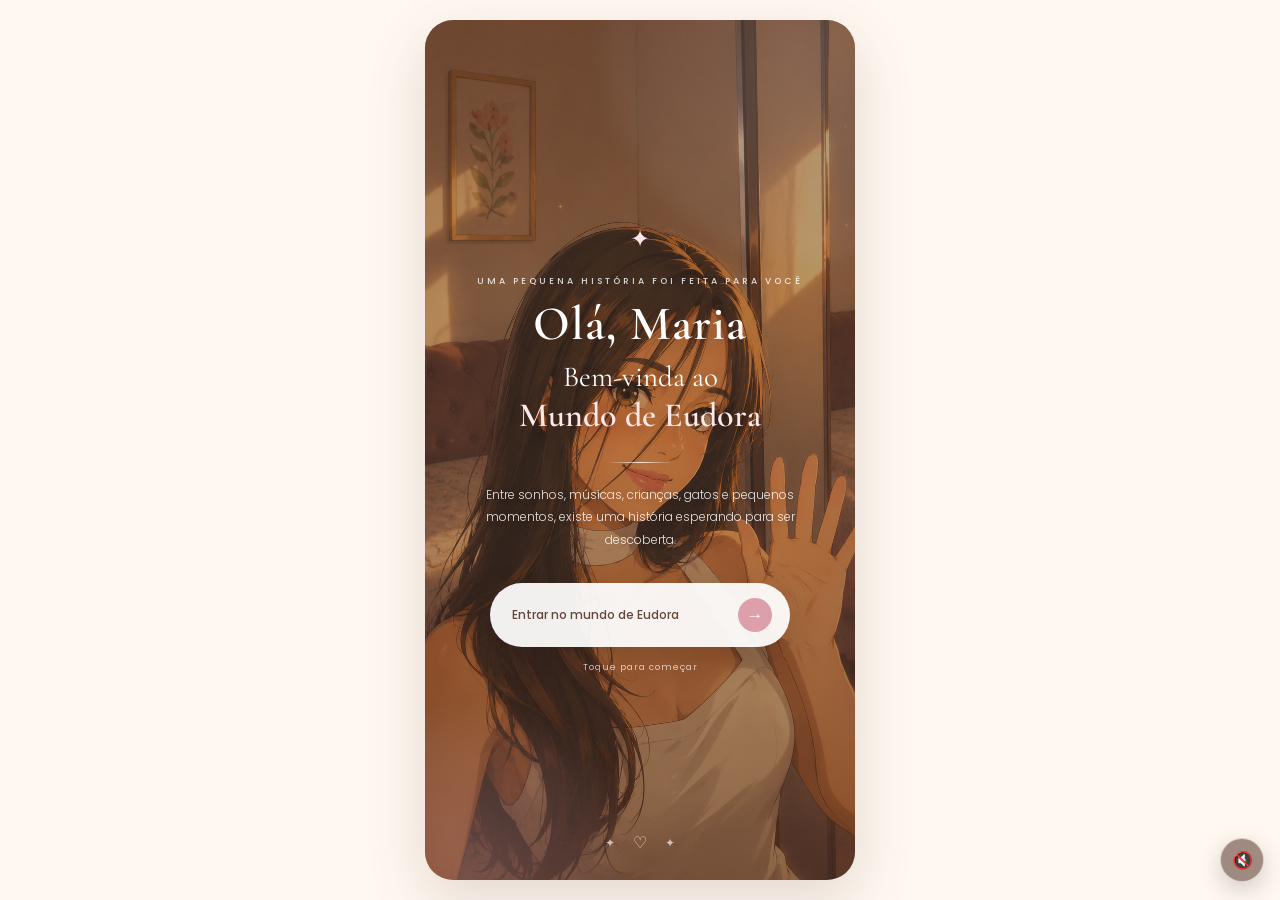
<file: index.html>
<!DOCTYPE html>
<html lang="pt-BR">
<head>
    <meta charset="UTF-8">
    <meta
        name="viewport"
        content="width=device-width, initial-scale=1.0"
    >

    <title>Bem-vinda ao Mundo de Eudora</title>
    <link rel="shortcut icon" href="imagens/dudisFav.png" type="image/x-icon">
    <link rel="stylesheet" href="style.css">

    <link rel="preconnect" href="https://fonts.googleapis.com">
    <link rel="preconnect" href="https://fonts.gstatic.com" crossorigin>

    <link
        href="https://fonts.googleapis.com/css2?family=Cormorant+Garamond:wght@400;500;600;700&family=Poppins:wght@300;400;500;600&display=swap"
        rel="stylesheet"
    >
</head>

<body>

    <audio id="backgroundMusic" loop preload="auto">
        <source src="musicas/musica.mp3" type="audio/mpeg">
    </audio>

    <button
        id="musicButton"
        class="music-button"
        type="button"
        aria-label="Ativar música"
    >🔇</button>


    <main class="welcome-page">

        <!--
            IMAGEM DE FUNDO

            Depois coloque sua imagem nesta pasta:

            images/fundo-inicial.jpg

            Você pode trocar o nome no CSS.
        -->

        <div class="welcome-overlay"></div>


        <!-- CONTEÚDO -->
        <section class="welcome-content">

            <div class="welcome-decoration">
                ✦
            </div>

            <p class="welcome-small">
                UMA PEQUENA HISTÓRIA FOI FEITA PARA VOCÊ
            </p>


            <h1>
                Olá, Maria
            </h1>

            <h2>
                Bem-vinda ao
                <br>
                <span>Mundo de Eudora</span>
            </h2>


            <div class="welcome-line"></div>


            <p class="welcome-text">
                Entre sonhos, músicas, crianças,
                gatos e pequenos momentos,
                existe uma história esperando
                para ser descoberta.
            </p>


            <!-- BOTÃO -->
            <a
                href="capitulo1.html"
                class="enter-button"
            >
                <span>
                    Entrar no mundo de Eudora
                </span>

                <strong>
                    →
                </strong>
            </a>


            <p class="welcome-hint">
                Toque para começar
            </p>

        </section>


        <!-- DECORAÇÃO INFERIOR -->
        <div class="bottom-decoration">

            <span>✦</span>

            <span>♡</span>

            <span>✦</span>

        </div>

    </main>

    <script src="script.js"></script>

</body>
</html>
</file>
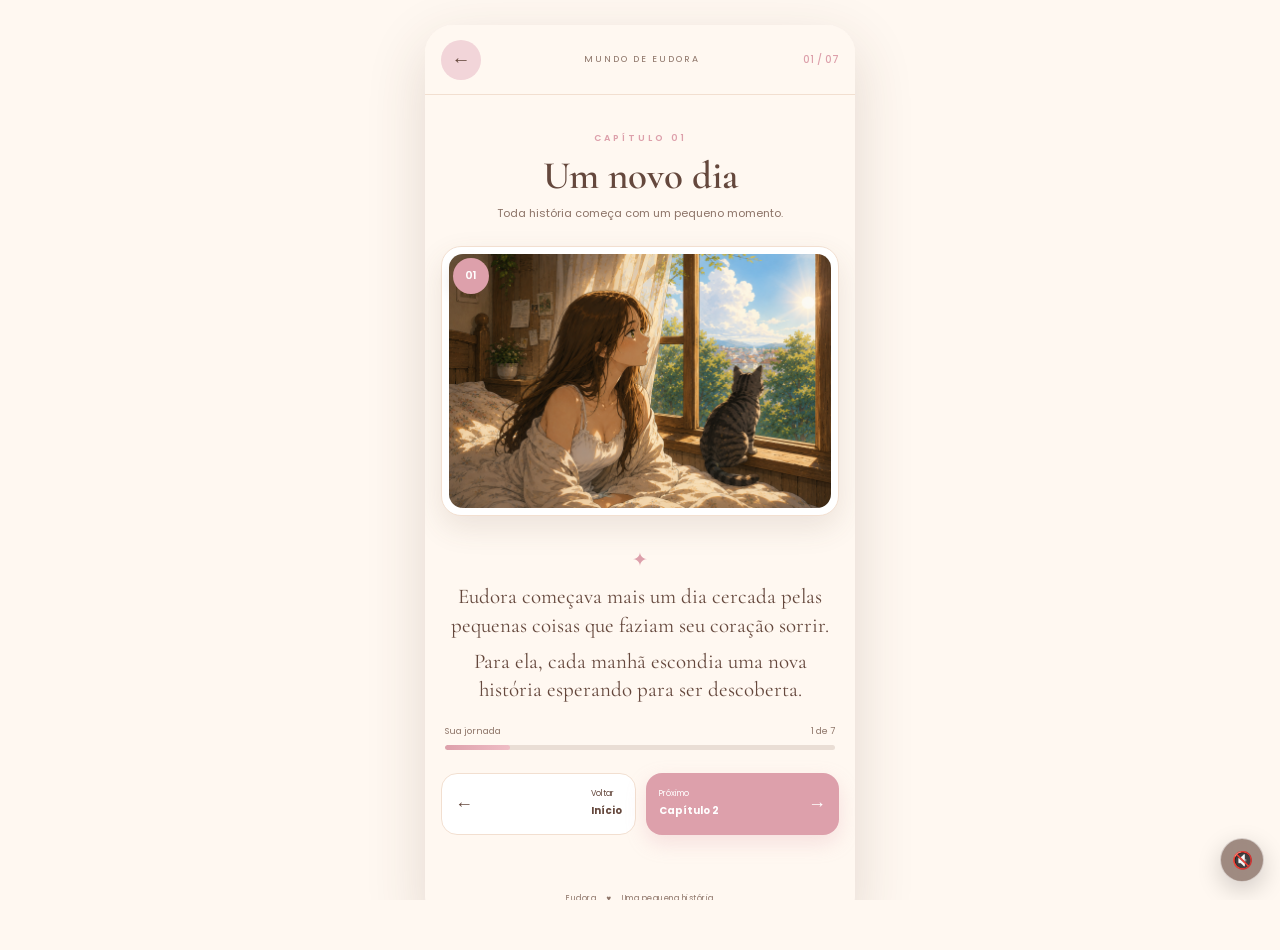
<file: capitulo1.html>
<!DOCTYPE html>
<html lang="pt-BR">
    <link rel="shortcut icon" href="imagens/dudisFav.png" type="image/x-icon">

<head>

    <meta charset="UTF-8">

    <meta
        name="viewport"
        content="width=device-width, initial-scale=1.0"
    >

    <title>Capítulo 1 — Eudora</title>

    <link
        rel="stylesheet"
        href="style.css"
    >

    <link
        rel="preconnect"
        href="https://fonts.googleapis.com"
    >

    <link
        rel="preconnect"
        href="https://fonts.gstatic.com"
        crossorigin
    >

    <link
        href="https://fonts.googleapis.com/css2?family=Cormorant+Garamond:wght@400;500;600;700&family=Poppins:wght@300;400;500;600&display=swap"
        rel="stylesheet"
    >


</head>


<body>

    <audio id="backgroundMusic" loop preload="auto">
        <source src="musicas/musica.mp3" type="audio/mpeg">
    </audio>

    <button
        id="musicButton"
        class="music-button"
        type="button"
        aria-label="Ativar música"
    >🔇</button>

<main class="chapter-page">


        <!-- =========================================
             CABEÇALHO
        ========================================== -->

        <header class="chapter-header">

            <a
                href="index.html"
                class="back-home"
                aria-label="Voltar para o início"
            >
                ←
            </a>


            <div class="chapter-brand">

                <span>
                    MUNDO DE EUDORA
                </span>

            </div>


            <div class="chapter-number">

                01 / 07

            </div>

        </header>



        <!-- =========================================
             TÍTULO
        ========================================== -->

        <section class="chapter-intro">

            <span class="chapter-label">
                CAPÍTULO 01
            </span>


            <h1>
                Um novo dia
            </h1>


            <p>
                Toda história começa com
                um pequeno momento.
            </p>

        </section>



        <!-- =========================================
             QUADRINHO
        ========================================== -->

        <section class="comic-container">


            <div class="comic-frame">

                <!--
                    COLOQUE A IMAGEM AQUI

                    images/quadrinho1.png
                -->

                <img
                    src="imagens/janela.png"
                    alt="Primeiro quadrinho da história de Eudora"
                    class="comic-image"
                >

            </div>


            <!-- Número do quadrinho -->

            <div class="comic-number">
                01
            </div>


        </section>



        <!-- =========================================
             TEXTO DA HISTÓRIA
        ========================================== -->

        <section class="chapter-text">

            <div class="decorative-line">
                ✦
            </div>


            <p>
                Eudora começava mais um dia
                cercada pelas pequenas coisas
                que faziam seu coração sorrir.
            </p>


            <p>
                Para ela, cada manhã escondia
                uma nova história esperando
                para ser descoberta.
            </p>

        </section>



        <!-- =========================================
             PROGRESSO
        ========================================== -->

        <section class="story-progress">

            <div class="progress-info">

                <span>
                    Sua jornada
                </span>

                <span>
                    1 de 7
                </span>

            </div>


            <div class="progress-bar">

                <div
                    class="progress-fill"
                    style="width: 16.66%;"
                ></div>

            </div>

        </section>



        <!-- =========================================
             NAVEGAÇÃO
        ========================================== -->

        <section class="chapter-navigation">


            <!-- VOLTAR -->

            <a
                href="index.html"
                class="chapter-button secondary"
            >

                <span>
                    ←
                </span>

                <div>

                    <small>
                        Voltar
                    </small>

                    <strong>
                        Início
                    </strong>

                </div>

            </a>



            <!-- AVANÇAR -->

            <a
                href="capitulo2.html"
                class="chapter-button primary"
            >

                <div>

                    <small>
                        Próximo
                    </small>

                    <strong>
                        Capítulo 2
                    </strong>

                </div>

                <span>
                    →
                </span>

            </a>


        </section>



        <!-- =========================================
             RODAPÉ
        ========================================== -->

        <footer class="chapter-footer">

            <span>
                Eudora
            </span>

            <span>
                ♥
            </span>

            <span>
                Uma pequena história
            </span>

        </footer>


    </main>


    <!-- =========================================
         JAVASCRIPT
    ========================================== -->
    <script src="script.js"></script>

</body>

</html>
</file>
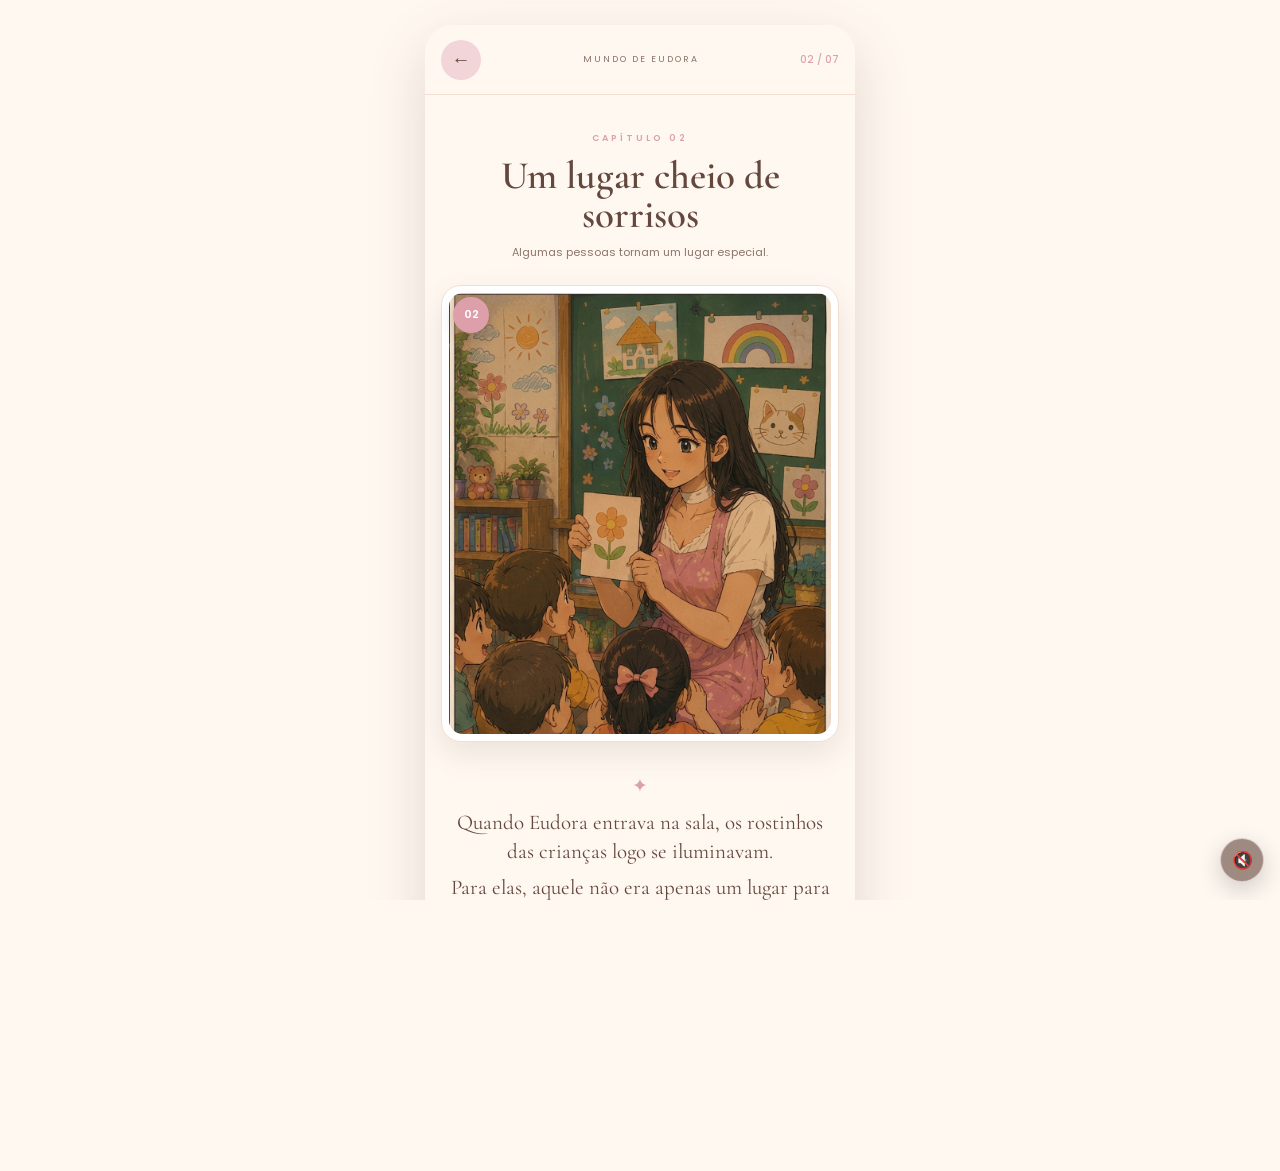
<file: capitulo2.html>
<!DOCTYPE html>
<html lang="pt-BR">
    <link rel="shortcut icon" href="imagens/dudisFav.png" type="image/x-icon">

<head>

    <meta charset="UTF-8">

    <meta
        name="viewport"
        content="width=device-width, initial-scale=1.0"
    >

    <title>Capítulo 2 — Um lugar cheio de sorrisos</title>

    <link
        rel="stylesheet"
        href="style.css"
    >

    <link
        rel="preconnect"
        href="https://fonts.googleapis.com"
    >

    <link
        rel="preconnect"
        href="https://fonts.gstatic.com"
        crossorigin
    >

    <link
        href="https://fonts.googleapis.com/css2?family=Cormorant+Garamond:wght@400;500;600;700&family=Poppins:wght@300;400;500;600&display=swap"
        rel="stylesheet"
    >

</head>


<body>

    <audio id="backgroundMusic" loop preload="auto">
        <source src="musicas/musica.mp3" type="audio/mpeg">
    </audio>

    <button
        id="musicButton"
        class="music-button"
        type="button"
        aria-label="Ativar música"
    >🔇</button>


    <main class="chapter-page">


        <!-- =========================================
             CABEÇALHO
        ========================================== -->

        <header class="chapter-header">

            <a
                href="capitulo1.html"
                class="back-home"
                aria-label="Voltar ao capítulo anterior"
            >
                ←
            </a>


            <div class="chapter-brand">

                <span>
                    MUNDO DE EUDORA
                </span>

            </div>


            <div class="chapter-number">

                02 / 07

            </div>

        </header>



        <!-- =========================================
             TÍTULO
        ========================================== -->

        <section class="chapter-intro">

            <span class="chapter-label">
                CAPÍTULO 02
            </span>


            <h1>
                Um lugar cheio de sorrisos
            </h1>


            <p>
                Algumas pessoas tornam
                um lugar especial.
            </p>

        </section>



        <!-- =========================================
             QUADRINHO
        ========================================== -->

        <section class="comic-container">

            <div class="comic-frame">

                <img
                    src="imagens/proff.jpg"
                    alt="Segundo quadrinho da história de Eudora"
                    class="comic-image"
                >

            </div>


            <div class="comic-number">
                02
            </div>

        </section>



        <!-- =========================================
             TEXTO
        ========================================== -->

        <section class="chapter-text">

            <div class="decorative-line">
                ✦
            </div>


            <p>
                Quando Eudora entrava na sala,
                os rostinhos das crianças
                logo se iluminavam.
            </p>


            <p>
                Para elas, aquele não era
                apenas um lugar para aprender.
                Era um lugar para imaginar,
                brincar e descobrir o mundo.
            </p>

        </section>



        <!-- =========================================
             PROGRESSO
        ========================================== -->

        <section class="story-progress">

            <div class="progress-info">

                <span>
                    Sua jornada
                </span>

                <span>
                    2 de 7
                </span>

            </div>


            <div class="progress-bar">

                <div
                    class="progress-fill"
                    style="width: 33.33%;"
                ></div>

            </div>

        </section>



        <!-- =========================================
             NAVEGAÇÃO
        ========================================== -->

        <section class="chapter-navigation">


            <!-- VOLTAR -->

            <a
                href="capitulo1.html"
                class="chapter-button secondary"
            >

                <span>
                    ←
                </span>


                <div>

                    <small>
                        Anterior
                    </small>

                    <strong>
                        Capítulo 1
                    </strong>

                </div>

            </a>



            <!-- AVANÇAR -->

            <a
                href="capitulo3.html"
                class="chapter-button primary"
            >

                <div>

                    <small>
                        Próximo
                    </small>

                    <strong>
                        Capítulo 3
                    </strong>

                </div>


                <span>
                    →
                </span>

            </a>


        </section>



        <!-- =========================================
             RODAPÉ
        ========================================== -->

        <footer class="chapter-footer">

            <span>
                Eudora
            </span>

            <span>
                ♥
            </span>

            <span>
                Uma pequena história
            </span>

        </footer>


    </main>


    <!-- =========================================
         JAVASCRIPT
    ========================================== -->
    <script src="script.js"></script>

</body>

</html>
</file>
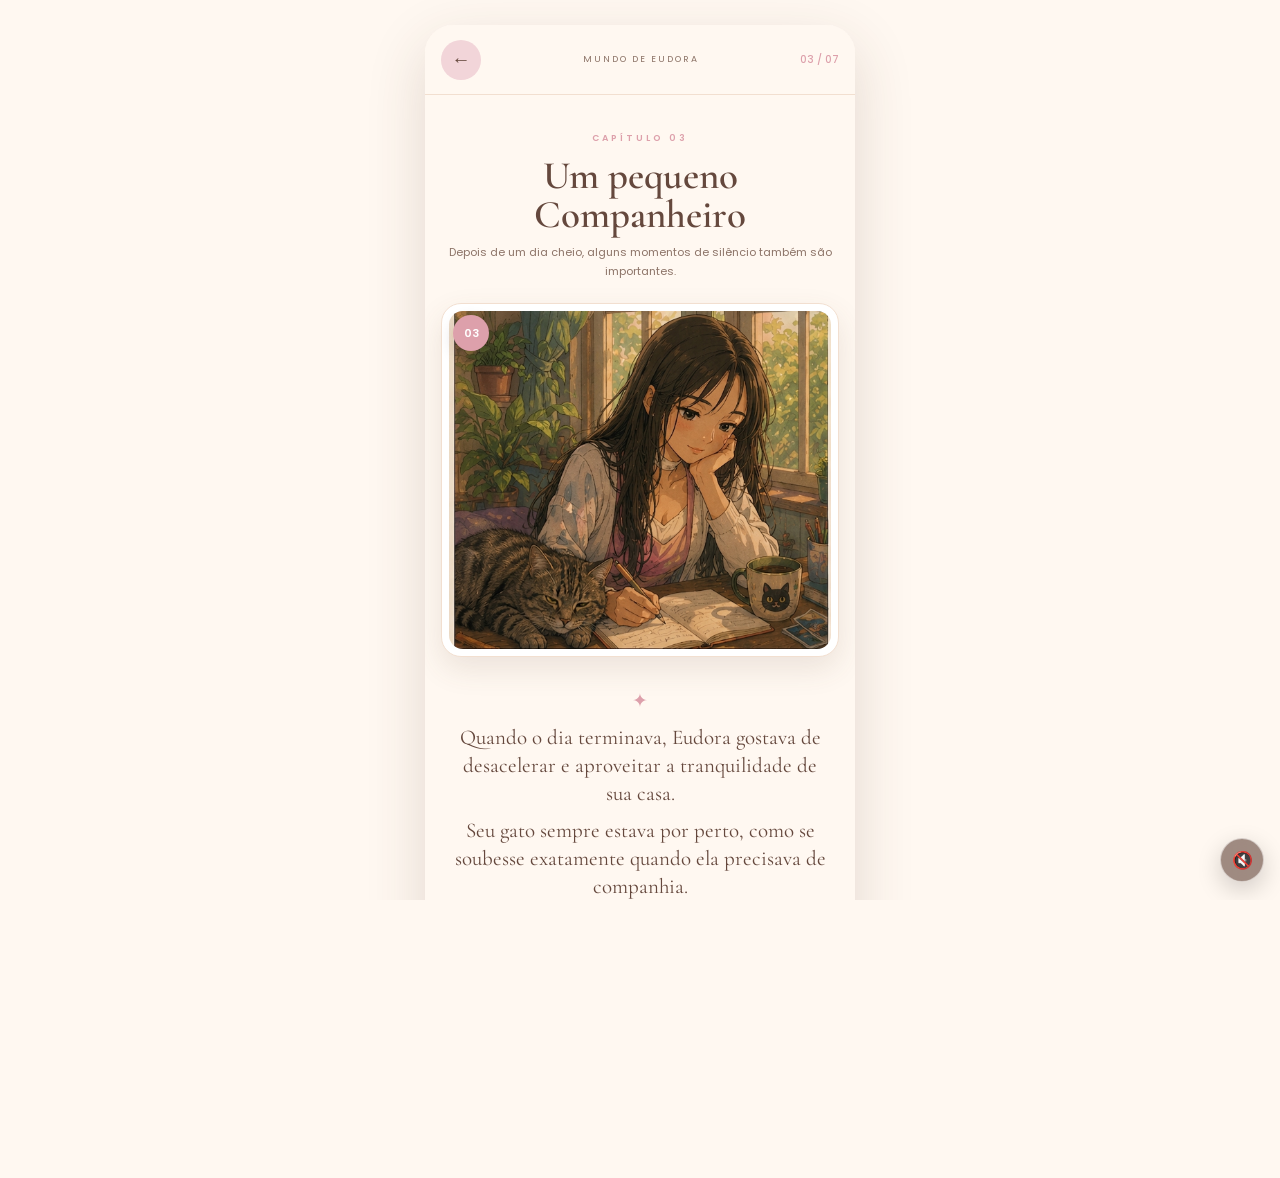
<file: capitulo3.html>
<!DOCTYPE html>
<html lang="pt-BR">
<link rel="shortcut icon" href="imagens/dudisFav.png" type="image/x-icon">
<head>

    <meta charset="UTF-8">

    <meta
        name="viewport"
        content="width=device-width, initial-scale=1.0"
    >

    <title>Capítulo 3 — Um pequeno refúgio</title>

    <link
        rel="stylesheet"
        href="style.css"
    >

    <link
        rel="preconnect"
        href="https://fonts.googleapis.com"
    >

    <link
        rel="preconnect"
        href="https://fonts.gstatic.com"
        crossorigin
    >

    <link
        href="https://fonts.googleapis.com/css2?family=Cormorant+Garamond:wght@400;500;600;700&family=Poppins:wght@300;400;500;600&display=swap"
        rel="stylesheet"
    >

</head>


<body>

    <audio id="backgroundMusic" loop preload="auto">
        <source src="musicas/musica.mp3" type="audio/mpeg">
    </audio>

    <button
        id="musicButton"
        class="music-button"
        type="button"
        aria-label="Ativar música"
    >🔇</button>


    <main class="chapter-page">


        <!-- =========================================
             CABEÇALHO
        ========================================== -->

        <header class="chapter-header">

            <a
                href="capitulo2.html"
                class="back-home"
                aria-label="Voltar ao capítulo anterior"
            >
                ←
            </a>


            <div class="chapter-brand">

                <span>
                    MUNDO DE EUDORA
                </span>

            </div>


            <div class="chapter-number">

                03 / 07

            </div>

        </header>



        <!-- =========================================
             TÍTULO
        ========================================== -->

        <section class="chapter-intro">

            <span class="chapter-label">
                CAPÍTULO 03
            </span>


            <h1>
                Um pequeno Companheiro
            </h1>


            <p>
                Depois de um dia cheio,
                alguns momentos de silêncio
                também são importantes.
            </p>

        </section>



        <!-- =========================================
             QUADRINHO
        ========================================== -->

        <section class="comic-container">

            <div class="comic-frame">

                <img
                    src="imagens/elaegato.jpg"
                    alt="Terceiro quadrinho da história de Eudora"
                    class="comic-image"
                >

            </div>


            <div class="comic-number">
                03
            </div>

        </section>



        <!-- =========================================
             TEXTO DA HISTÓRIA
        ========================================== -->

        <section class="chapter-text">

            <div class="decorative-line">
                ✦
            </div>


            <p>
                Quando o dia terminava,
                Eudora gostava de desacelerar
                e aproveitar a tranquilidade
                de sua casa.
            </p>


            <p>
                Seu gato sempre estava por perto,
                como se soubesse exatamente
                quando ela precisava de companhia.
            </p>


            <p>
                Não era preciso dizer nada.
                Às vezes, estar juntos já bastava.
            </p>

        </section>



        <!-- =========================================
             PROGRESSO
        ========================================== -->

        <section class="story-progress">

            <div class="progress-info">

                <span>
                    Sua jornada
                </span>

                <span>
                    3 de 7
                </span>

            </div>


            <div class="progress-bar">

                <div
                    class="progress-fill"
                    style="width: 50%;"
                ></div>

            </div>

        </section>



        <!-- =========================================
             NAVEGAÇÃO
        ========================================== -->

        <section class="chapter-navigation">


            <!-- VOLTAR -->

            <a
                href="capitulo2.html"
                class="chapter-button secondary"
            >

                <span>
                    ←
                </span>


                <div>

                    <small>
                        Anterior
                    </small>

                    <strong>
                        Capítulo 2
                    </strong>

                </div>

            </a>



            <!-- AVANÇAR -->

            <a
                href="capitulo4.html"
                class="chapter-button primary"
            >

                <div>

                    <small>
                        Próximo
                    </small>

                    <strong>
                        Capítulo 4
                    </strong>

                </div>


                <span>
                    →
                </span>

            </a>


        </section>



        <!-- =========================================
             RODAPÉ
        ========================================== -->

        <footer class="chapter-footer">

            <span>
                Eudora
            </span>

            <span>
                ♥
            </span>

            <span>
                Uma pequena história
            </span>

        </footer>


    </main>


    <!-- =========================================
         JAVASCRIPT
    ========================================== -->
    <script src="script.js"></script>

</body>

</html>
</file>
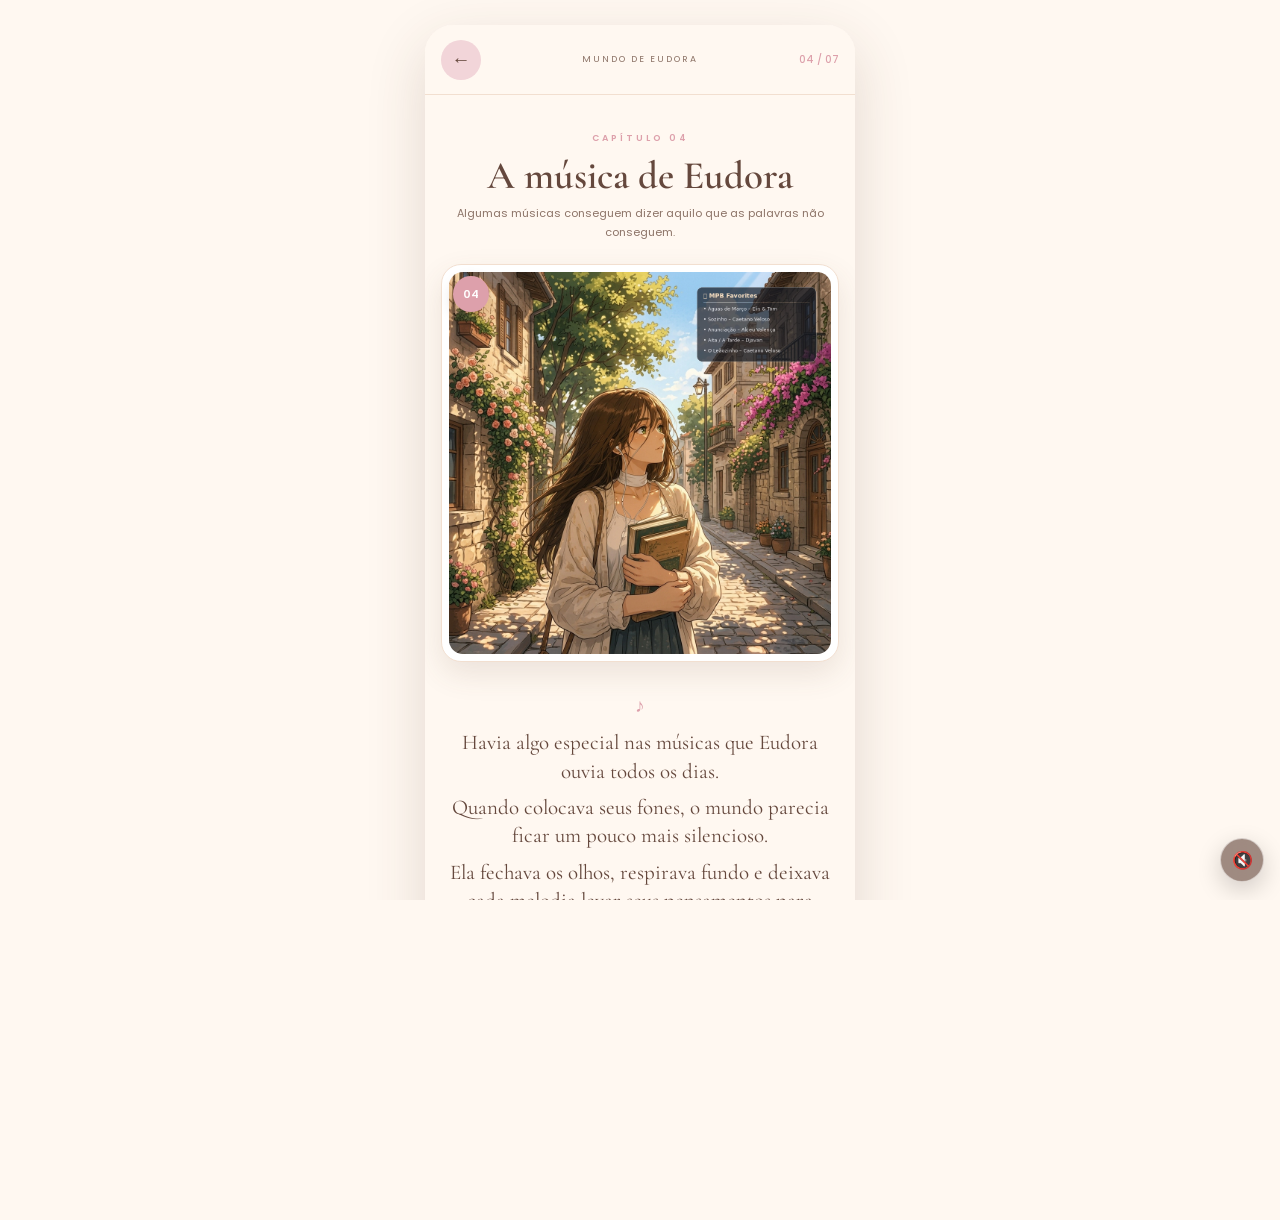
<file: capitulo4.html>
<!DOCTYPE html>
<html lang="pt-BR">
<link rel="shortcut icon" href="imagens/dudisFav.png" type="image/x-icon">
<head>

    <meta charset="UTF-8">

    <meta
        name="viewport"
        content="width=device-width, initial-scale=1.0"
    >

    <title>Capítulo 4 — A música de Eudora</title>

    <link
        rel="stylesheet"
        href="style.css"
    >

    <link
        rel="preconnect"
        href="https://fonts.googleapis.com"
    >

    <link
        rel="preconnect"
        href="https://fonts.gstatic.com"
        crossorigin
    >

    <link
        href="https://fonts.googleapis.com/css2?family=Cormorant+Garamond:wght@400;500;600;700&family=Poppins:wght@300;400;500;600&display=swap"
        rel="stylesheet"
    >

</head>


<body>

    <audio id="backgroundMusic" loop preload="auto">
        <source src="musicas/musica.mp3" type="audio/mpeg">
    </audio>

    <button
        id="musicButton"
        class="music-button"
        type="button"
        aria-label="Ativar música"
    >🔇</button>


    <main class="chapter-page">


        <!-- =========================================
             CABEÇALHO
        ========================================== -->

        <header class="chapter-header">

            <a
                href="capitulo3.html"
                class="back-home"
                aria-label="Voltar ao capítulo anterior"
            >
                ←
            </a>


            <div class="chapter-brand">

                <span>
                    MUNDO DE EUDORA
                </span>

            </div>


            <div class="chapter-number">
                04 / 07
            </div>

        </header>



        <!-- =========================================
             TÍTULO
        ========================================== -->

        <section class="chapter-intro">

            <span class="chapter-label">
                CAPÍTULO 04
            </span>


            <h1>
                A música de Eudora
            </h1>


            <p>
                Algumas músicas conseguem
                dizer aquilo que as palavras
                não conseguem.
            </p>

        </section>



        <!-- =========================================
             QUADRINHO
        ========================================== -->

        <section class="comic-container">

            <div class="comic-frame">

                <img
                    src="imagens/musica.jpg "
                    alt="Quarto quadrinho da história de Eudora"
                    class="comic-image"
                >

            </div>


            <div class="comic-number">
                04
            </div>

        </section>



        <!-- =========================================
             TEXTO DA HISTÓRIA
        ========================================== -->

        <section class="chapter-text">

            <div class="decorative-line">
                ♪
            </div>


            <p>
                Havia algo especial nas músicas
                que Eudora ouvia todos os dias.
            </p>


            <p>
                Quando colocava seus fones,
                o mundo parecia ficar um pouco
                mais silencioso.
            </p>


            <p>
                Ela fechava os olhos,
                respirava fundo e deixava
                cada melodia levar seus pensamentos
                para longe.
            </p>


            <p>
                Era nesses pequenos momentos
                que Eudora lembrava de seus sonhos.
            </p>

        </section>



        <!-- =========================================
             PROGRESSO
        ========================================== -->

        <section class="story-progress">

            <div class="progress-info">

                <span>
                    Sua jornada
                </span>

                <span>
                    4 de 7
                </span>

            </div>


            <div class="progress-bar">

                <div
                    class="progress-fill"
                    style="width: 66.66%;"
                ></div>

            </div>

        </section>



        <!-- =========================================
             NAVEGAÇÃO
        ========================================== -->

        <section class="chapter-navigation">


            <!-- VOLTAR -->

            <a
                href="capitulo3.html"
                class="chapter-button secondary"
            >

                <span>
                    ←
                </span>


                <div>

                    <small>
                        Anterior
                    </small>

                    <strong>
                        Capítulo 3
                    </strong>

                </div>

            </a>



            <!-- AVANÇAR -->

            <a
                href="capitulo5.html"
                class="chapter-button primary"
            >

                <div>

                    <small>
                        Próximo
                    </small>

                    <strong>
                        Capítulo 5
                    </strong>

                </div>


                <span>
                    →
                </span>

            </a>


        </section>



        <!-- =========================================
             RODAPÉ
        ========================================== -->

        <footer class="chapter-footer">

            <span>
                Eudora
            </span>

            <span>
                ♪
            </span>

            <span>
                Uma pequena história
            </span>

        </footer>


    </main>



    <!-- =========================================
         JAVASCRIPT
    ========================================== -->
    <script src="script.js"></script>

</body>

</html>
</file>
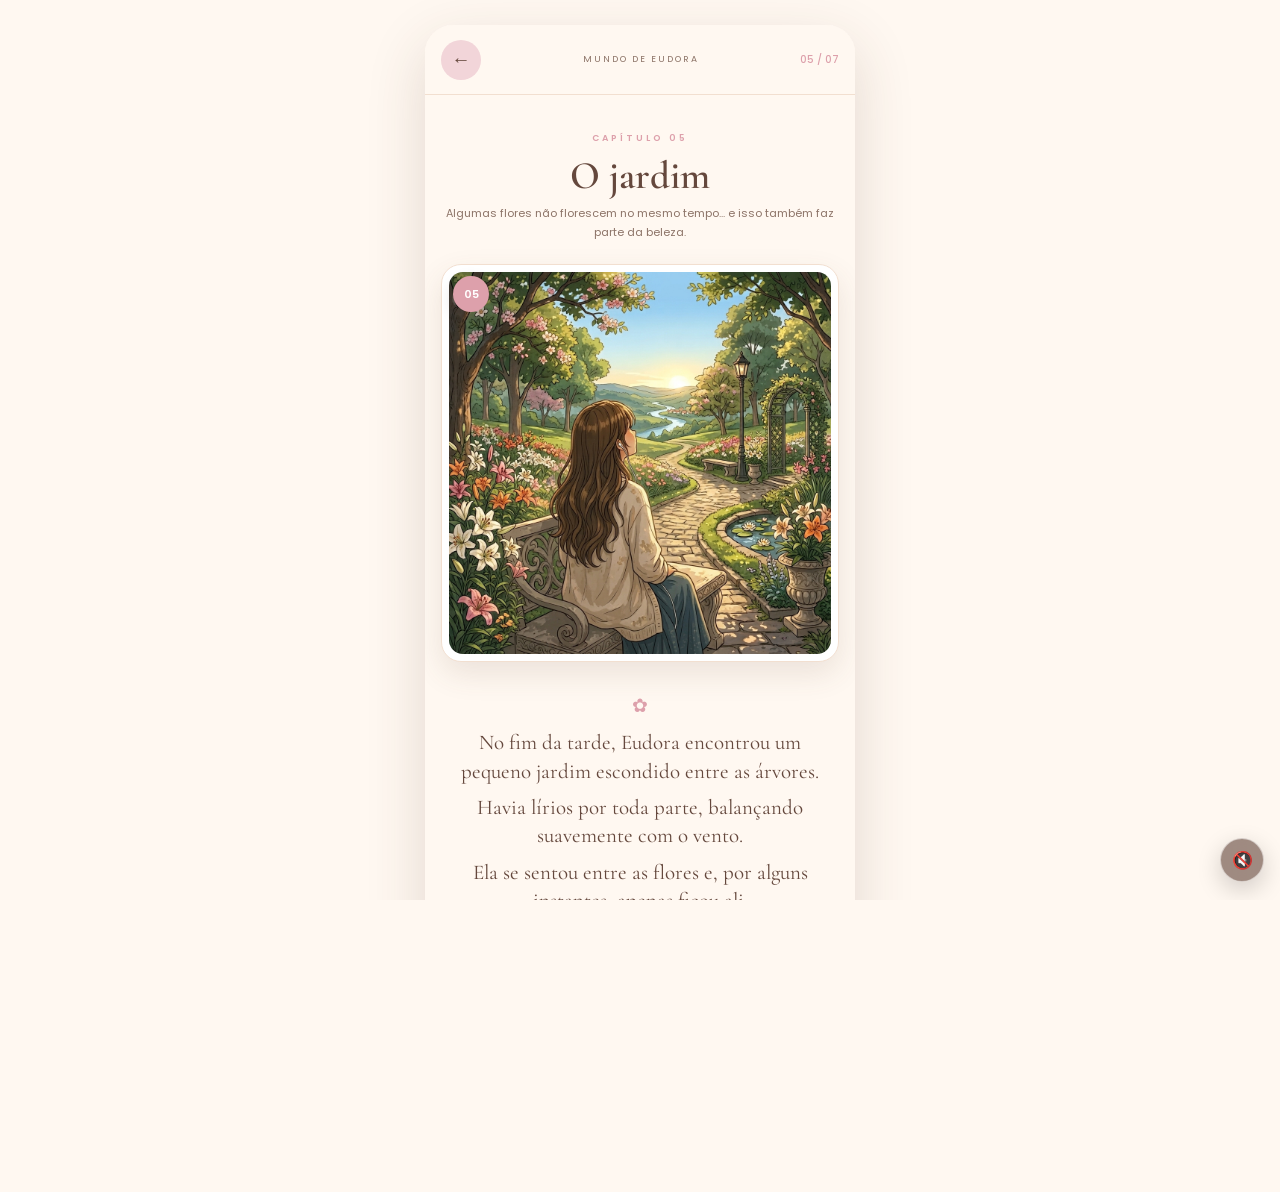
<file: capitulo5.html>
<!DOCTYPE html>
<html lang="pt-BR">
<link rel="shortcut icon" href="imagens/dudisFav.png" type="image/x-icon">
<head>

    <meta charset="UTF-8">

    <meta
        name="viewport"
        content="width=device-width, initial-scale=1.0"
    >

    <title>Capítulo 5 — O jardim dos lírios</title>

    <link
        rel="stylesheet"
        href="style.css"
    >

    <link
        rel="preconnect"
        href="https://fonts.googleapis.com"
    >

    <link
        rel="preconnect"
        href="https://fonts.gstatic.com"
        crossorigin
    >

    <link
        href="https://fonts.googleapis.com/css2?family=Cormorant+Garamond:wght@400;500;600;700&family=Poppins:wght@300;400;500;600&display=swap"
        rel="stylesheet"
    >

</head>


<body>

    <audio id="backgroundMusic" loop preload="auto">
        <source src="musicas/musica.mp3" type="audio/mpeg">
    </audio>

    <button
        id="musicButton"
        class="music-button"
        type="button"
        aria-label="Ativar música"
    >🔇</button>


    <main class="chapter-page">


        <!-- =========================================
             CABEÇALHO
        ========================================== -->

        <header class="chapter-header">

            <a
                href="capitulo4.html"
                class="back-home"
                aria-label="Voltar ao capítulo anterior"
            >
                ←
            </a>


            <div class="chapter-brand">

                <span>
                    MUNDO DE EUDORA
                </span>

            </div>


            <div class="chapter-number">
                05 / 07
            </div>

        </header>



        <!-- =========================================
             TÍTULO
        ========================================== -->

<section class="chapter-intro">

    <span class="chapter-label">
        CAPÍTULO 05
    </span>

    <h1>
        O jardim
    </h1>

    <p>
        Algumas flores não florescem
        no mesmo tempo...
        e isso também faz parte da beleza.
    </p>

</section>



        <!-- =========================================
             QUADRINHO
        ========================================== -->

        <section class="comic-container">

            <div class="comic-frame">

                <img
                    src="imagens/parque.jpg"
                    alt="Quinto quadrinho da história de Eudora"
                    class="comic-image"
                >

            </div>


            <div class="comic-number">
                05
            </div>

        </section>



        <!-- =========================================
             TEXTO DA HISTÓRIA
        ========================================== -->

        <section class="chapter-text">

    <div class="decorative-line">
        ✿
    </div>

<p>
    No fim da tarde, Eudora encontrou um pequeno
    jardim escondido entre as árvores.
</p>

<p>
    Havia lírios por toda parte, balançando
    suavemente com o vento.
</p>

<p>
    Ela se sentou entre as flores e, por alguns
    instantes, apenas ficou ali.
</p>

<p class="chapter-quote">
    Às vezes, tudo o que precisamos<br>
    é de um lugar tranquilo para ficar. ✿
</p>


</section>



        <!-- =========================================
             PROGRESSO
        ========================================== -->

        <section class="story-progress">

            <div class="progress-info">

                <span>
                    Sua jornada
                </span>

                <span>
                    5 de 7
                </span>

            </div>


            <div class="progress-bar">

                <div
                    class="progress-fill"
                    style="width: 83.33%;"
                ></div>

            </div>

        </section>



        <!-- =========================================
             NAVEGAÇÃO
        ========================================== -->

        <section class="chapter-navigation">


            <!-- VOLTAR -->

            <a
                href="capitulo4.html"
                class="chapter-button secondary"
            >

                <span>
                    ←
                </span>


                <div>

                    <small>
                        Anterior
                    </small>

                    <strong>
                        Capítulo 4
                    </strong>

                </div>

            </a>



            <!-- AVANÇAR -->

            <a
                href="capitulo6.html"
                class="chapter-button primary"
            >

                <div>

                    <small>
                        Próximo
                    </small>

                    <strong>
                        Capítulo 6
                    </strong>

                </div>


                <span>
                    →
                </span>

            </a>


        </section>



        <!-- =========================================
             RODAPÉ
        ========================================== -->

        <footer class="chapter-footer">

            <span>
                Eudora
            </span>

            <span>
                ♥
            </span>

            <span>
                Uma pequena história
            </span>

        </footer>


    </main>



    <!-- =========================================
         JAVASCRIPT
    ========================================== -->
    <script src="script.js"></script>

</body>

</html>
</file>
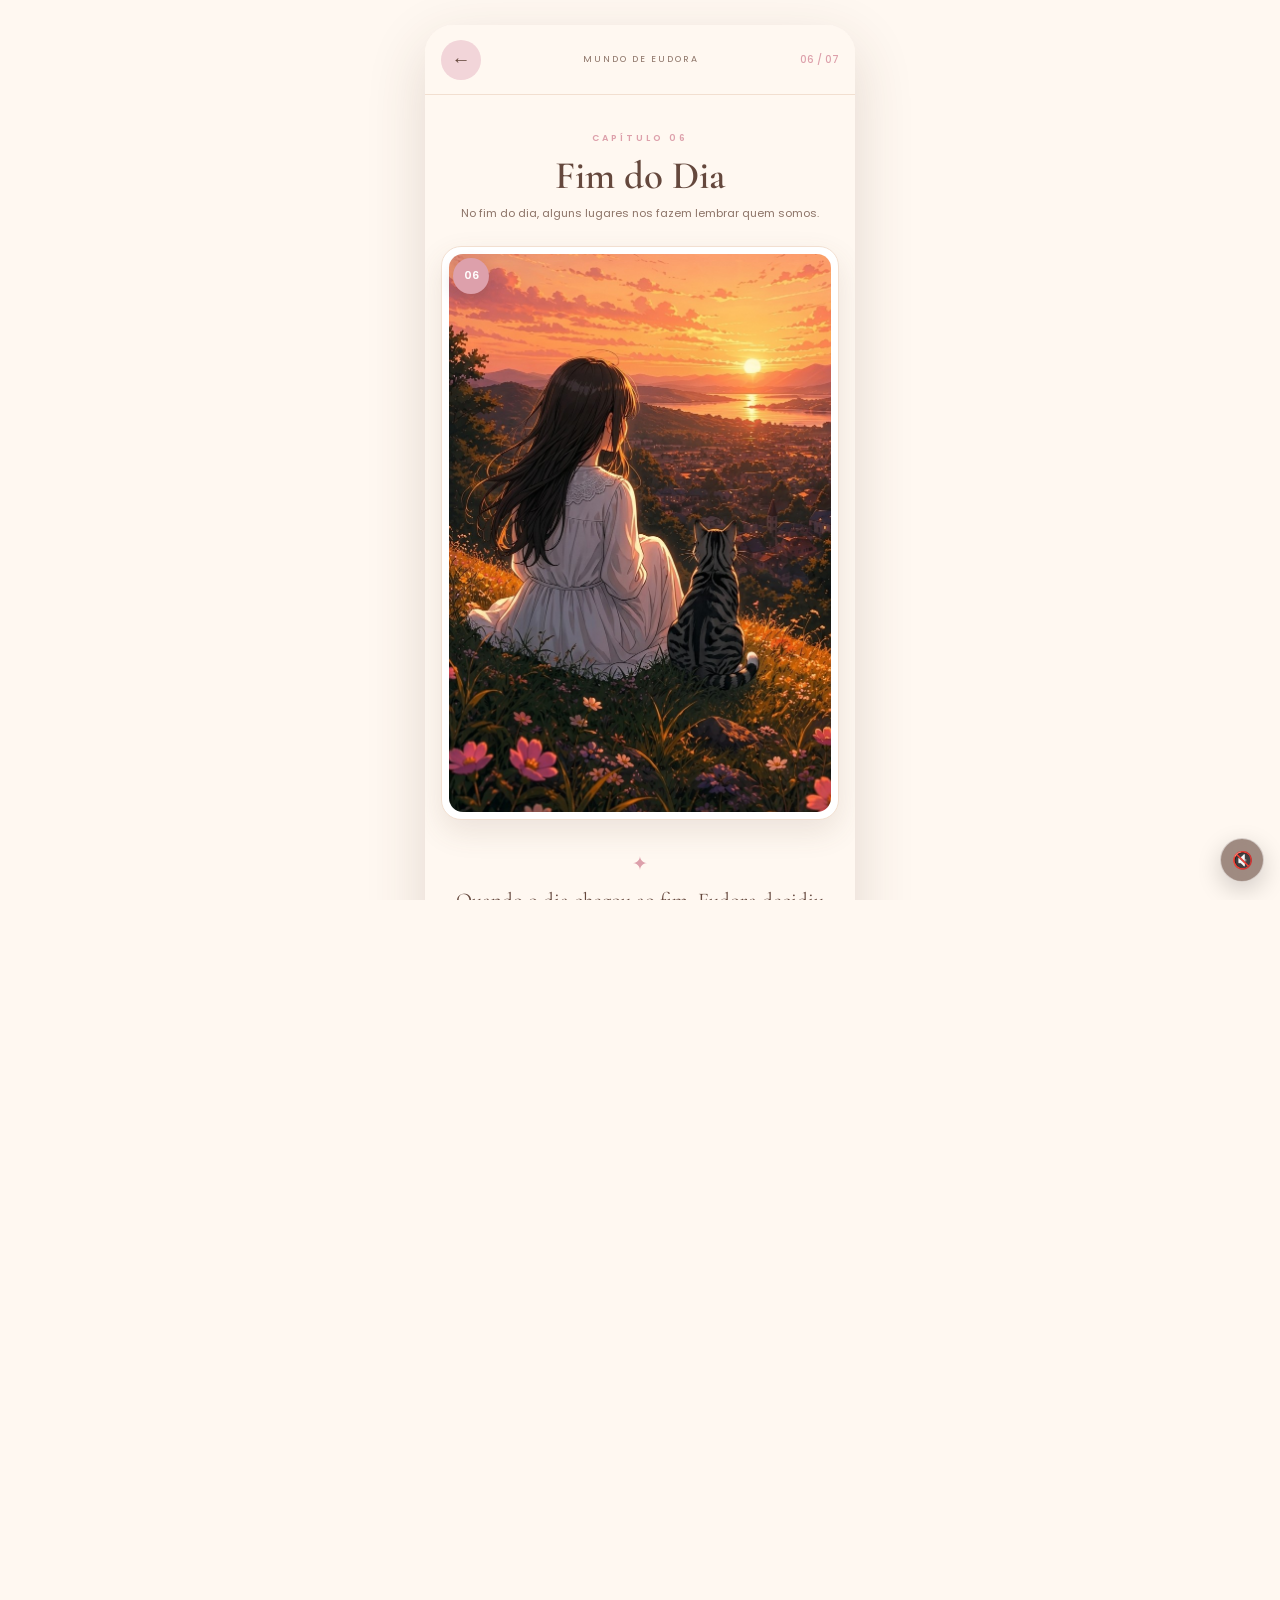
<file: capitulo6.html>
<!DOCTYPE html>
<html lang="pt-BR">
<link rel="shortcut icon" href="imagens/dudisFav.png" type="image/x-icon">
<head>

    <meta charset="UTF-8">

    <meta
        name="viewport"
        content="width=device-width, initial-scale=1.0"
    >

    <title>Capítulo 6 — O que realmente importa</title>

    <link
        rel="stylesheet"
        href="style.css"
    >

    <link
        rel="preconnect"
        href="https://fonts.googleapis.com"
    >

    <link
        rel="preconnect"
        href="https://fonts.gstatic.com"
        crossorigin
    >

    <link
        href="https://fonts.googleapis.com/css2?family=Cormorant+Garamond:wght@400;500;600;700&family=Poppins:wght@300;400;500;600&display=swap"
        rel="stylesheet"
    >

</head>


<body>

    <audio id="backgroundMusic" loop preload="auto">
        <source src="musicas/musica.mp3" type="audio/mpeg">
    </audio>

    <button
        id="musicButton"
        class="music-button"
        type="button"
        aria-label="Ativar música"
    >🔇</button>


    <main class="chapter-page">


        <!-- =========================================
             CABEÇALHO
        ========================================== -->

        <header class="chapter-header">

            <a
                href="capitulo5.html"
                class="back-home"
                aria-label="Voltar ao capítulo anterior"
            >
                ←
            </a>


            <div class="chapter-brand">

                <span>
                    MUNDO DE EUDORA
                </span>

            </div>


            <div class="chapter-number">
                06 / 07
            </div>

        </header>



        <!-- =========================================
             TÍTULO
        ========================================== -->

        <section class="chapter-intro">

            <span class="chapter-label">
                CAPÍTULO 06
            </span>


            <h1>
                Fim do Dia
            </h1>


            <p>
                No fim do dia, alguns lugares
                nos fazem lembrar quem somos.
            </p>

        </section>



        <!-- =========================================
             QUADRINHO
        ========================================== -->

        <section class="comic-container">

            <div class="comic-frame">

                <img
                    src="imagens/gatocor.jpg"
                    alt="Eudora em uma colina com seu gato observando o pôr do sol"
                    class="comic-image"
                >

            </div>


            <div class="comic-number">
                06
            </div>

        </section>



        <!-- =========================================
             TEXTO DA HISTÓRIA
        ========================================== -->

        <section class="chapter-text">

            <div class="decorative-line">
                ✦
            </div>


            <p>
                Quando o dia chegou ao fim,
                Eudora decidiu subir até uma
                pequena colina que ficava perto de casa.
            </p>


            <p>
                Seu gato foi com ela,
                caminhando tranquilamente
                ao seu lado.
            </p>


            <p>
                Lá de cima, os dois ficaram
                observando o céu mudar de cor,
                enquanto o sol desaparecia
                lentamente no horizonte.
            </p>


            <p>
                Eudora ficou em silêncio.
                O vento era suave,
                a paisagem parecia infinita
                e, por alguns minutos,
                tudo parecia estar exatamente
                onde deveria estar.
            </p>


            <p>
                Naquele instante, ela percebeu
                que talvez a felicidade não estivesse
                em grandes acontecimentos.
            </p>


            <p>
                Talvez ela estivesse justamente
                naqueles pequenos momentos:
                uma criança sorrindo,
                uma música favorita,
                um gato ao seu lado
                e um céu bonito no fim do dia.
            </p>


            <p>
                Eudora sorriu.
            </p>


            <p>
                Amanhã seria um novo dia.
            </p>

        </section>



        <!-- =========================================
             PROGRESSO
        ========================================== -->

        <section class="story-progress">

            <div class="progress-info">

                <span>
                    Sua jornada
                </span>

                <span>
                    6 de 7
                </span>

            </div>


            <div class="progress-bar">

                <div
                    class="progress-fill"
                    style="width: 100%;"
                ></div>

            </div>

        </section>



        <!-- =========================================
             NAVEGAÇÃO
        ========================================== -->

<section class="chapter-navigation">

    <a href="capitulo5.html" class="chapter-button secondary">
        <div>
            <small>Anterior</small>
            <strong>Capítulo 5</strong>
        </div>

        <span>←</span>
    </a>

    <a href="final.html" class="next-button">
        <div>
            <small>Final</small>
            <strong>Ver página final</strong>
        </div>

        <span>→</span>
    </a>

</section>



        <!-- =========================================
             RODAPÉ
        ========================================== -->

        <footer class="chapter-footer">

            <span>
                Eudora
            </span>

            <span>
                ♥
            </span>

            <span>
                Uma pequena história
            </span>

        </footer>


    </main>



    <!-- =========================================
         JAVASCRIPT
    ========================================== -->
    <script src="script.js"></script>

</body>

</html>
</file>
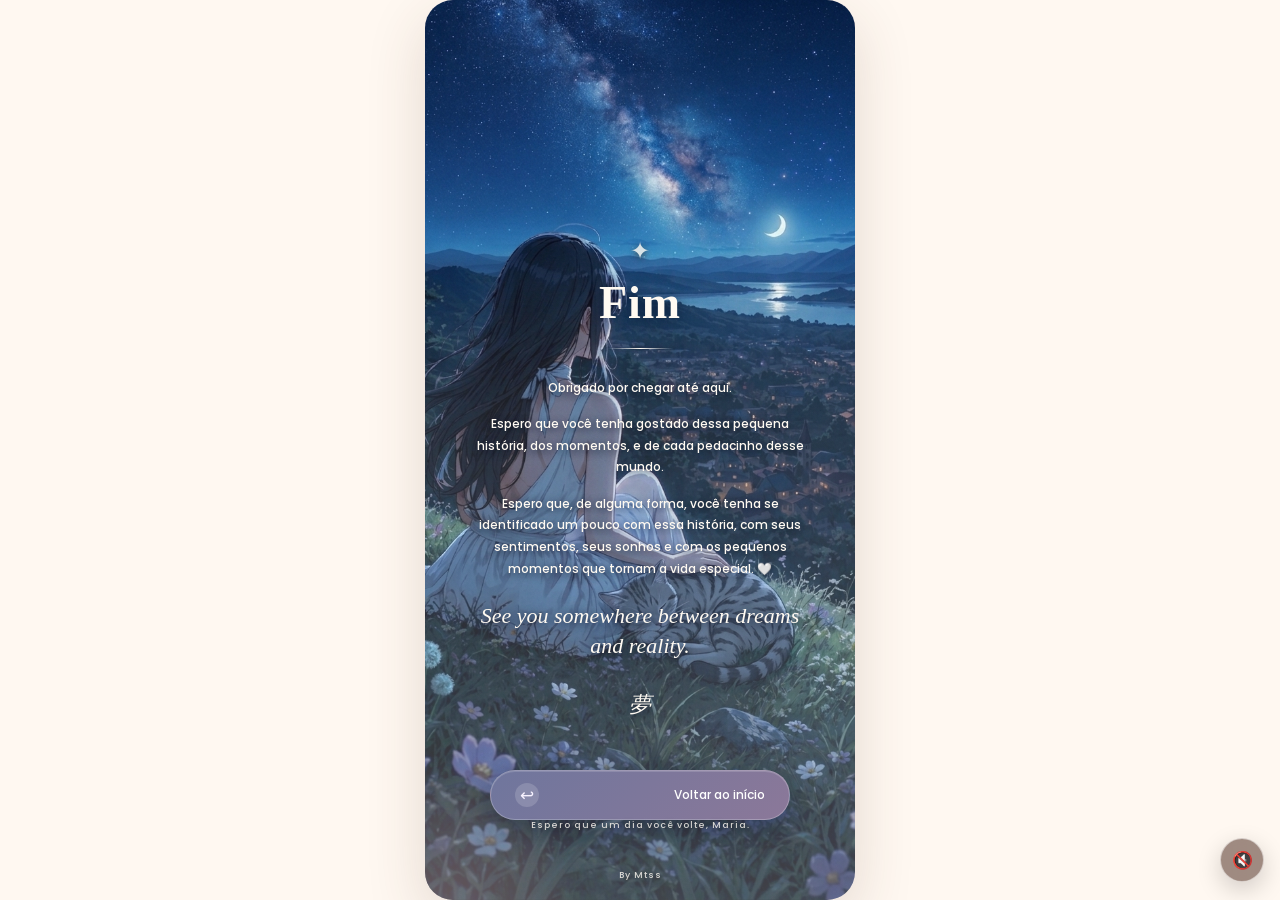
<file: final.html>
<!DOCTYPE html>
<html lang="pt-BR">
<link rel="shortcut icon" href="imagens/dudisFav.png" type="image/x-icon">
<head>
    <meta charset="UTF-8">
    <meta name="viewport" content="width=device-width, initial-scale=1.0">

    <title>Até aqui... ✨</title>

    <!-- Fontes -->
    <link rel="preconnect" href="https://fonts.googleapis.com">
    <link rel="preconnect" href="https://fonts.gstatic.com" crossorigin>

    <link
        href="https://fonts.googleapis.com/css2?family=Playfair+Display:ital,wght@0,400;0,500;1,400&family=Poppins:wght@300;400;500&display=swap"
        rel="stylesheet"
    >

    <!-- CSS -->
    <link rel="stylesheet" href="style.css">
</head>

<body>

    <audio id="backgroundMusic" loop preload="auto">
        <source src="musicas/musica.mp3" type="audio/mpeg">
    </audio>

    <button
        id="musicButton"
        class="music-button"
        type="button"
        aria-label="Ativar música"
    >🔇</button>


    <!-- ==============================
         PÁGINA FINAL
    =============================== -->
    <div class="final-page">

    <!-- IMAGEM DO FINAL -->
    <img
        src="imagens/colinho.jpg"
        alt="Personagem e seu gato observando o pôr do sol"
        class="final-image"
    >

    <!-- CONTEÚDO -->
    <main class="final-content">

        <div class="final-symbol">✦</div>

        <h1>Fim</h1>

        <div class="final-divider"></div>

        <p>Obrigado por chegar até aqui.</p>

        <p>
            Espero que você tenha gostado dessa pequena história,
            dos momentos, e de cada pedacinho
            desse mundo.
        </p>

        <p>
            Espero que, de alguma forma, você tenha se identificado
            um pouco com essa história, com seus sentimentos,
            seus sonhos e com os pequenos momentos que tornam
            a vida especial. 🤍
        </p>

        <p class="final-highlight">
            See you somewhere between dreams and reality. 
            <br>
            <br>
           夢
        </p>

        

        <a href="index.html" class="back-button">
            <span>↩</span>
            Voltar ao início
        </a>

    </main>

    <footer class="final-footer">
        <span>Espero que um dia você volte, Maria.</span>
        <br>
        <br>
        <span>By Mtss</span>
    </footer>

</div>
    

    

    <script src="script.js"></script>

</body>
</html>
</file>
<file: style.css>
/* =====================================================
   MUNDO DE EUDORA
   STYLE.CSS
===================================================== */


/* =====================================================
   CORES
===================================================== */

:root {

    --creme: #fff8f1;

    --creme-escuro: #f2dfd0;

    --rosa: #dda0ab;

    --rosa-claro: #f2d5d9;

    --rosa-suave: rgba(242, 213, 217, 0.25);

    --marrom: #65483d;

    --marrom-claro: #8d7468;

    --branco: #ffffff;

}


/* =====================================================
   RESET
===================================================== */

* {
    margin: 0;
    padding: 0;
    box-sizing: border-box;
}


html {
    scroll-behavior: smooth;
}


body {

    min-height: 100vh;

    font-family: "Poppins", sans-serif;

    color: var(--marrom);

    background: var(--creme);

}


/* =====================================================
   LINKS
===================================================== */

a {
    text-decoration: none;

    color: inherit;
}


/* =====================================================
   PÁGINA DE BOAS-VINDAS
===================================================== */

.welcome-page {

    position: relative;

    width: 100%;

    min-height: 100vh;

    min-height: 100svh;

    display: flex;

    align-items: center;

    justify-content: center;

    overflow: hidden;

    background:

        linear-gradient(
            rgba(70, 42, 35, 0.20),
            rgba(70, 42, 35, 0.38)
        ),

        url("imagens/bb.png");

    background-size: cover;

    background-position: center;

    background-repeat: no-repeat;

}


/* =====================================================
   CAMADA SOBRE A IMAGEM
===================================================== */

.welcome-overlay {

    position: absolute;

    inset: 0;

    background:

        radial-gradient(
            circle at center,
            rgba(255,255,255,0.03) 0%,
            rgba(60,35,30,0.35) 100%
        );

    z-index: 1;

}


/* =====================================================
   EFEITO DE LUZ
===================================================== */

.welcome-page::before {

    content: "";

    position: absolute;

    width: 420px;

    height: 420px;

    border-radius: 50%;

    background:

        radial-gradient(
            circle,
            rgba(255,255,255,0.23),
            rgba(255,255,255,0)
        );

    top: -180px;

    right: -170px;

    filter: blur(10px);

    z-index: 1;

}


.welcome-page::after {

    content: "";

    position: absolute;

    width: 300px;

    height: 300px;

    border-radius: 50%;

    background:

        radial-gradient(
            circle,
            rgba(247,190,200,0.22),
            rgba(247,190,200,0)
        );

    bottom: -140px;

    left: -100px;

    filter: blur(15px);

    z-index: 1;

}


/* =====================================================
   CONTEÚDO
===================================================== */

.welcome-content {

    position: relative;

    z-index: 3;

    width: min(90%, 390px);

    text-align: center;

    color: var(--branco);

    padding:

        40px

        24px

        45px;


    animation: welcomeAppear 1.2s ease forwards;

}


/* =====================================================
   ANIMAÇÃO INICIAL
===================================================== */

@keyframes welcomeAppear {

    from {

        opacity: 0;

        transform:
            translateY(35px);

    }

    to {

        opacity: 1;

        transform:
            translateY(0);

    }

}


/* =====================================================
   DECORAÇÃO
===================================================== */

.welcome-decoration {

    font-size: 24px;

    color: #ffe7e9;

    margin-bottom: 18px;

    animation:
        sparkle 3s ease-in-out infinite;

}


@keyframes sparkle {

    0%,
    100% {

        opacity: 0.65;

        transform: scale(1);

    }

    50% {

        opacity: 1;

        transform: scale(1.15);

    }

}


/* =====================================================
   TEXTO PEQUENO
===================================================== */

.welcome-small {

    font-size: 9px;

    font-weight: 500;

    letter-spacing: 3px;

    line-height: 1.7;

    color: rgba(255,255,255,0.82);

    margin-bottom: 13px;

}


/* =====================================================
   NOME MARIA
===================================================== */

.welcome-content h1 {

    font-family:
        "Cormorant Garamond",
        serif;

    font-size: 48px;

    font-weight: 600;

    line-height: 0.95;

    letter-spacing: 1px;

    text-shadow:
        0 3px 20px rgba(50,25,20,0.28);

}


/* =====================================================
   TÍTULO
===================================================== */

.welcome-content h2 {

    font-family:
        "Cormorant Garamond",
        serif;

    font-size: 29px;

    font-weight: 400;

    line-height: 1.25;

    margin-top: 11px;

    text-shadow:
        0 2px 15px rgba(50,25,20,0.25);

}


.welcome-content h2 span {

    font-weight: 600;

    font-size: 34px;

    color: #ffe8e9;

}


/* =====================================================
   LINHA DECORATIVA
===================================================== */

.welcome-line {

    width: 65px;

    height: 1px;

    margin: 24px auto 21px;

    background:

        linear-gradient(
            90deg,
            transparent,
            rgba(255,255,255,0.85),
            transparent
        );

}


/* =====================================================
   TEXTO DA HISTÓRIA
===================================================== */

.welcome-text {

    max-width: 310px;

    margin: 0 auto;

    font-size: 12px;

    font-weight: 300;

    line-height: 1.9;

    color: rgba(255,255,255,0.88);

    text-shadow:
        0 2px 10px rgba(50,25,20,0.2);

}


/* =====================================================
   BOTÃO
===================================================== */

.enter-button {

    display: flex;

    align-items: center;

    justify-content: space-between;

    gap: 15px;

    width: 100%;

    max-width: 300px;

    margin: 31px auto 0;

    padding: 15px 18px 15px 22px;

    border-radius: 999px;

    background:

        rgba(255,255,255,0.93);

    color: var(--marrom);

    box-shadow:

        0 12px 35px
        rgba(43,25,20,0.20);

    font-size: 12px;

    font-weight: 500;

    transition:
        transform 0.25s ease,
        box-shadow 0.25s ease,
        background 0.25s ease;

}


.enter-button strong {

    width: 34px;

    height: 34px;

    display: flex;

    align-items: center;

    justify-content: center;

    border-radius: 50%;

    background: var(--rosa);

    color: white;

    font-size: 17px;

}


.enter-button:hover {

    transform:
        translateY(-3px);

    box-shadow:

        0 17px 40px
        rgba(43,25,20,0.28);

}


.enter-button:active {

    transform:
        scale(0.97);

}


/* =====================================================
   DICA
===================================================== */

.welcome-hint {

    margin-top: 14px;

    font-size: 9px;

    letter-spacing: 1px;

    color:

        rgba(255,255,255,0.70);

}


/* =====================================================
   DECORAÇÃO INFERIOR
===================================================== */

.bottom-decoration {

    position: absolute;

    z-index: 3;

    bottom: 25px;

    left: 50%;

    transform: translateX(-50%);

    display: flex;

    align-items: center;

    gap: 18px;

    color: rgba(255,255,255,0.65);

    font-size: 12px;

}


.bottom-decoration span:nth-child(2) {

    font-size: 16px;

    color: rgba(255,225,230,0.90);

}


/* =====================================================
   RESPONSIVO — IPHONE PEQUENO
===================================================== */

@media (max-height: 700px) {

    .welcome-content {

        padding-top: 25px;

        padding-bottom: 30px;

    }


    .welcome-decoration {

        margin-bottom: 10px;

    }


    .welcome-content h1 {

        font-size: 40px;

    }


    .welcome-content h2 {

        font-size: 25px;

    }


    .welcome-content h2 span {

        font-size: 29px;

    }


    .welcome-line {

        margin:

            17px

            auto

            15px;

    }


    .enter-button {

        margin-top: 22px;

    }


    .bottom-decoration {

        bottom: 14px;

    }

}


/* =====================================================
   IPHONE / MOBILE
===================================================== */

@media (max-width: 430px) {

    .welcome-page {

        min-height: 100dvh;

    }

    .welcome-content {

        width: 92%;

    }

}


/* =====================================================
   TELAS MAIORES
===================================================== */

@media (min-width: 700px) {

    .welcome-page {

        width: min(430px, 100%);

        min-height: 900px;

        margin: 25px auto;

        border-radius: 30px;

        box-shadow:

            0 20px 60px
            rgba(80,50,40,0.18);

    }

}
/* =====================================================
   PÁGINA DOS CAPÍTULOS
===================================================== */

.chapter-page {

    width: 100%;

    max-width: 430px;

    min-height: 100vh;

    min-height: 100svh;

    margin: auto;

    background: var(--creme);

    display: flex;

    flex-direction: column;

    position: relative;

    overflow: hidden;

}


/* =====================================================
   CABEÇALHO
===================================================== */

.chapter-header {

    height: 70px;

    padding: 10px 16px;

    display: flex;

    align-items: center;

    justify-content: space-between;

    border-bottom: 1px solid var(--creme-escuro);

    background: rgba(255,248,241,0.94);

    backdrop-filter: blur(10px);

}


.back-home {

    width: 40px;

    height: 40px;

    display: flex;

    align-items: center;

    justify-content: center;

    border-radius: 50%;

    background: var(--rosa-claro);

    font-size: 19px;

    transition: 0.2s;

}


.back-home:hover {

    transform: translateX(-2px);

}


.chapter-brand {

    font-size: 9px;

    letter-spacing: 2px;

    color: var(--marrom-claro);

}


.chapter-number {

    font-size: 10px;

    font-weight: 500;

    color: var(--rosa);

}


/* =====================================================
   INTRO DO CAPÍTULO
===================================================== */

.chapter-intro {

    text-align: center;

    padding: 28px 20px 18px;

}


.chapter-label {

    font-size: 9px;

    letter-spacing: 3px;

    color: var(--rosa);

    font-weight: 600;

}


.chapter-intro h1 {

    font-family:
        "Cormorant Garamond",
        serif;

    font-size: 39px;

    line-height: 1;

    margin-top: 8px;

    font-weight: 600;

}


.chapter-intro p {

    margin-top: 9px;

    font-size: 11px;

    line-height: 1.7;

    color: var(--marrom-claro);

}


/* =====================================================
   QUADRINHO
===================================================== */

.comic-container {

    position: relative;

    padding: 5px 16px;

}


.comic-frame {

    overflow: hidden;

    border-radius: 20px;

    background: white;

    padding: 7px;

    border: 1px solid var(--creme-escuro);

    box-shadow:

        0 12px 30px
        rgba(101,72,61,0.12);

}


.comic-image {

    display: block;

    width: 100%;

    border-radius: 14px;

    cursor: zoom-in;

    transition:
        transform 0.4s ease;

}


.comic-image.zoomed {

    transform:
        scale(1.15);

    cursor: zoom-out;

}


/* =====================================================
   NÚMERO DO QUADRINHO
===================================================== */

.comic-number {

    position: absolute;

    top: 17px;

    left: 28px;

    width: 36px;

    height: 36px;

    border-radius: 50%;

    background: var(--rosa);

    color: white;

    display: flex;

    align-items: center;

    justify-content: center;

    font-size: 11px;

    font-weight: 600;

    box-shadow:
        0 5px 15px
        rgba(80,45,40,0.2);

}


/* =====================================================
   TEXTO
===================================================== */

.chapter-text {

    padding:

        24px

        25px

        10px;

    text-align: center;

}


.decorative-line {

    color: var(--rosa);

    font-size: 19px;

    margin-bottom: 9px;

}


.chapter-text p {

    font-family:
        "Cormorant Garamond",
        serif;

    font-size: 21px;

    line-height: 1.35;

    color: var(--marrom);

}


.chapter-text p + p {

    margin-top: 8px;

}


/* =====================================================
   PROGRESSO
===================================================== */

.story-progress {

    padding:

        10px

        20px

        5px;

}


.progress-info {

    display: flex;

    justify-content: space-between;

    margin-bottom: 7px;

    font-size: 9px;

    color: var(--marrom-claro);

}


.progress-bar {

    width: 100%;

    height: 5px;

    background: #eaded5;

    border-radius: 999px;

    overflow: hidden;

}


.progress-fill {

    height: 100%;

    background:

        linear-gradient(
            90deg,
            var(--rosa),
            #efbdc5
        );

    border-radius: inherit;

    transition: width 0.7s ease;

}


/* =====================================================
   BOTÕES
===================================================== */

.chapter-navigation {

    display: flex;

    gap: 10px;

    padding: 18px 16px 15px;

}


.chapter-button {

    flex: 1;

    min-height: 62px;

    padding: 9px 13px;

    display: flex;

    align-items: center;

    justify-content: space-between;

    gap: 8px;

    border-radius: 16px;

    transition:

        transform 0.2s ease,

        box-shadow 0.2s ease;

}


.chapter-button:hover {

    transform:
        translateY(-2px);

}


.chapter-button small {

    display: block;

    font-size: 8px;

    margin-bottom: 3px;

}


.chapter-button strong {

    display: block;

    font-size: 10px;

}


.chapter-button > span {

    font-size: 18px;

}


.chapter-button.secondary {

    background: #fff;

    border: 1px solid var(--creme-escuro);

}


.chapter-button.primary {

    background: var(--rosa);

    color: white;

    box-shadow:

        0 8px 20px
        rgba(221,160,171,0.28);

}


/* =====================================================
   RODAPÉ
===================================================== */

.chapter-footer {

    margin-top: auto;

    padding: 10px 20px 20px;

    display: flex;

    align-items: center;

    justify-content: center;

    gap: 10px;

    font-size: 8px;

    color: var(--marrom-claro);

    letter-spacing: 0.5px;

}


/* =====================================================
   ANIMAÇÃO
===================================================== */

.chapter-page > * {

    opacity: 0;

    transform:
        translateY(15px);

}


.chapter-loaded .chapter-header {

    animation:
        chapterAppear 0.5s ease forwards;

}


.chapter-loaded .chapter-intro {

    animation:
        chapterAppear 0.6s ease 0.1s forwards;

}


.chapter-loaded .comic-container {

    animation:
        chapterAppear 0.7s ease 0.2s forwards;

}


.chapter-loaded .chapter-text {

    animation:
        chapterAppear 0.7s ease 0.3s forwards;

}


.chapter-loaded .story-progress {

    animation:
        chapterAppear 0.7s ease 0.4s forwards;

}


.chapter-loaded .chapter-navigation {

    animation:
        chapterAppear 0.7s ease 0.5s forwards;

}


.chapter-loaded .chapter-footer {

    animation:
        chapterAppear 0.7s ease 0.6s forwards;

}


@keyframes chapterAppear {

    to {

        opacity: 1;

        transform: translateY(0);

    }

}


/* =====================================================
   IPHONE PEQUENO
===================================================== */

@media (max-height: 720px) {

    .chapter-intro {

        padding-top: 20px;

    }


    .chapter-intro h1 {

        font-size: 34px;

    }


    .chapter-text {

        padding-top: 17px;

    }


    .chapter-text p {

        font-size: 18px;

    }


    .chapter-navigation {

        padding-top: 12px;

    }

}


/* =====================================================
   DESKTOP
===================================================== */

@media (min-width: 700px) {

    .chapter-page {

        margin:

            25px

            auto;

        min-height: 900px;

        border-radius: 28px;

        box-shadow:

            0 20px 60px
            rgba(80,50,40,0.16);

    }

}

/* ==================================================
   PÁGINA FINAL
================================================== */

.final-page {
    position: relative;

    width: 100%;
    min-height: 100vh;

    display: flex;
    justify-content: center;
    align-items: center;

    overflow: hidden;

    background-image: url("imagens/final.jpg");
    background-position: center;
    background-size: cover;
    background-repeat: no-repeat;

    color: #ffffff;
}


/* ==================================================
   CAMADA ESCURA DO FUNDO
================================================== */

.final-overlay {
    position: absolute;

    inset: 0;

    background: rgba(8, 7, 25, 0.45);

    z-index: 1;
}


/* ==================================================
   ESTRELAS
================================================== */

.stars {
    position: absolute;

    inset: 0;

    z-index: 2;

    pointer-events: none;
}


/* ==================================================
   CONTEÚDO PRINCIPAL
================================================== */

.final-content {
    position: relative;

    z-index: 3;

    width: min(90%, 700px);

    padding: 40px 20px;

    text-align: center;

    animation: finalAppear 2s ease forwards;
}


/* ==================================================
   SÍMBOLO
================================================== */

.final-symbol {
    margin-bottom: 15px;

    font-size: 28px;

    opacity: 0.8;

    animation: gentleGlow 3s ease-in-out infinite;
}


/* ==================================================
   TÍTULO
================================================== */

.final-content h1 {
    margin: 0;

    font-family: "Playfair Display", serif;

    font-size: clamp(45px, 8vw, 72px);

    font-weight: 400;

    letter-spacing: 2px;

    text-shadow: 0 3px 20px rgba(0, 0, 0, 0.5);
}


/* ==================================================
   DIVISOR
================================================== */

.final-divider {
    width: 80px;
    height: 1px;

    margin: 25px auto 35px;

    background: rgba(255, 255, 255, 0.7);
}


/* ==================================================
   TEXTOS
================================================== */

.final-content p {
    max-width: 620px;

    margin: 0 auto 22px;

    font-family: "Poppins", sans-serif;

    font-size: 16px;

    font-weight: 300;

    line-height: 1.9;

    text-shadow: 0 2px 10px rgba(0, 0, 0, 0.5);
}


/* ==================================================
   FRASE DE DESTAQUE
================================================== */

.final-highlight {
    margin-top: 30px !important;

    font-family: "Playfair Display", serif !important;

    font-size: 18px !important;

    font-style: italic;

    opacity: 0.95;
}


/* ==================================================
   BOTÃO VOLTAR
================================================== */

.back-button {
    display: inline-flex;

    align-items: center;
    justify-content: center;

    gap: 10px;

    margin-top: 15px;

    padding: 13px 28px;

    border: 1px solid rgba(255, 255, 255, 0.5);

    border-radius: 50px;

    background: rgba(255, 255, 255, 0.08);

    backdrop-filter: blur(8px);

    color: #ffffff;

    font-family: "Poppins", sans-serif;

    font-size: 14px;

    text-decoration: none;

    transition: all 0.3s ease;
}


.back-button span {
    font-size: 18px;
}


.back-button:hover {
    transform: translateY(-3px);

    background: rgba(255, 255, 255, 0.18);

    border-color: rgba(255, 255, 255, 0.8);
}


/* ==================================================
   RODAPÉ
================================================== */

.final-footer {
    position: absolute;

    bottom: 20px;

    left: 0;

    width: 100%;

    z-index: 3;

    text-align: center;
}


.final-footer span {
    font-family: "Playfair Display", serif;

    font-size: 15px;

    letter-spacing: 2px;

    opacity: 0.7;
}


/* ==================================================
   ANIMAÇÕES
================================================== */

@keyframes finalAppear {

    from {
        opacity: 0;
        transform: translateY(25px);
    }

    to {
        opacity: 1;
        transform: translateY(0);
    }
}


@keyframes gentleGlow {

    0%,
    100% {
        opacity: 0.5;
        transform: scale(1);
    }

    50% {
        opacity: 1;
        transform: scale(1.15);
    }
}


/* ==================================================
   RESPONSIVIDADE
================================================== */

@media (max-width: 600px) {

    .final-content {
        width: 92%;
        padding: 30px 15px;
    }


    .final-content h1 {
        font-size: 45px;
    }


    .final-content p {
        font-size: 14px;
        line-height: 1.8;
    }


    .final-highlight {
        font-size: 16px !important;
    }


    .back-button {
        padding: 12px 24px;
    }


    .final-footer {
        bottom: 14px;
    }


    .final-footer span {
        font-size: 13px;
    }
}
/* =====================================================
   PÁGINA 6 — BOTÃO PRÓXIMA PÁGINA
===================================================== */

.next-button {
    flex: 1;

    min-height: 62px;

    padding: 9px 13px;

    display: flex;

    align-items: center;

    justify-content: space-between;

    gap: 8px;

    border-radius: 16px;

    background: var(--rosa);

    color: var(--branco);

    font-family: "Poppins", sans-serif;

    text-decoration: none;

    box-shadow:
        0 8px 20px
        rgba(221, 160, 171, 0.28);

    transition:
        transform 0.2s ease,
        box-shadow 0.2s ease;
}


.next-button:hover {
    transform: translateY(-2px);

    box-shadow:
        0 12px 25px
        rgba(221, 160, 171, 0.38);
}


.next-button:active {
    transform: scale(0.98);
}


/* =====================================================
   TEXTO DO BOTÃO
===================================================== */

.next-button div {
    display: flex;

    flex-direction: column;

    align-items: flex-start;

    line-height: 1.2;
}


.next-button small {
    display: block;

    font-size: 8px;

    margin-bottom: 3px;

    opacity: 0.85;
}


.next-button strong {
    display: block;

    font-size: 10px;

    white-space: nowrap;
}


/* =====================================================
   SETA
===================================================== */

.next-button span {
    font-size: 18px;

    flex-shrink: 0;

    transition: transform 0.3s ease;
}


.next-button:hover span {
    transform: translateX(4px);
}

/* ==================================================
   PÁGINA FINAL — MESMO ESTILO DOS CAPÍTULOS
================================================== */

.final-page {
    position: relative;

    width: 100%;
    max-width: 430px;

    min-height: 100vh;
    min-height: 100svh;

    margin: auto;

    display: flex;
    flex-direction: column;
    justify-content: center;

    overflow: hidden;

    background: var(--creme);

    color: var(--marrom);
}


/* ==================================================
   FUNDO DECORATIVO
================================================== */

.final-page::before {
    content: "";

    position: absolute;

    width: 280px;
    height: 280px;

    top: -120px;
    right: -120px;

    border-radius: 50%;

    background:
        radial-gradient(
            circle,
            rgba(242, 213, 217, 0.65),
            rgba(242, 213, 217, 0)
        );

    filter: blur(10px);

    pointer-events: none;
}


.final-page::after {
    content: "";

    position: absolute;

    width: 240px;
    height: 240px;

    bottom: -120px;
    left: -100px;

    border-radius: 50%;

    background:
        radial-gradient(
            circle,
            rgba(221, 160, 171, 0.22),
            rgba(221, 160, 171, 0)
        );

    filter: blur(15px);

    pointer-events: none;
}


/* Esconde as camadas antigas da página final */
.final-overlay {
    display: none;
}

.stars {
    display: none;
}


/* ==================================================
   CONTEÚDO PRINCIPAL
================================================== */

.final-content {
    position: relative;

    z-index: 2;

    width: 100%;
    max-width: 430px;

    padding: 45px 25px 90px;

    text-align: center;

    animation:
        chapterAppear 0.8s ease forwards;
}


/* ==================================================
   SÍMBOLO
================================================== */

.final-symbol {
    margin-bottom: 12px;

    font-size: 24px;

    color: var(--rosa);

    animation:
        gentleGlow 3s ease-in-out infinite;
}


/* ==================================================
   TÍTULO
================================================== */

.final-content h1 {
    margin: 0;

    font-family:
        "Cormorant Garamond",
        serif;

    font-size: 46px;

    font-weight: 600;

    line-height: 1;

    color: var(--marrom);

    letter-spacing: 1px;

    text-shadow: none;
}


/* ==================================================
   DIVISOR
================================================== */

.final-divider {
    width: 65px;

    height: 1px;

    margin: 22px auto 28px;

    background:
        linear-gradient(
            90deg,
            transparent,
            var(--rosa),
            transparent
        );
}


/* ==================================================
   TEXTOS
================================================== */

.final-content p {
    max-width: 330px;

    margin: 0 auto 15px;

    font-family:
        "Poppins",
        sans-serif;

    font-size: 12px;

    font-weight: 400;

    line-height: 1.8;

    color: var(--marrom-claro);

    text-shadow: none;
}


/* ==================================================
   FRASE DE DESTAQUE
================================================== */

.final-highlight {
    margin-top: 22px !important;
    margin-bottom: 22px !important;

    font-family:
        "Cormorant Garamond",
        serif !important;

    font-size: 22px !important;

    font-weight: 500;

    font-style: italic;

    line-height: 1.35 !important;

    color: var(--marrom) !important;

    opacity: 1;
}


/* ==================================================
   BOTÃO VOLTAR AO INÍCIO
================================================== */

.back-button {
    display: flex;

    align-items: center;
    justify-content: space-between;

    gap: 15px;

    width: 100%;
    max-width: 300px;

    margin: 28px auto 0;

    padding: 15px 18px 15px 22px;

    border: none;

    border-radius: 999px;

    background:
        var(--rosa);

    color: var(--branco);

    box-shadow:
        0 8px 20px
        rgba(221, 160, 171, 0.28);

    font-family:
        "Poppins",
        sans-serif;

    font-size: 12px;

    font-weight: 500;

    text-decoration: none;

    transition:
        transform 0.25s ease,
        box-shadow 0.25s ease;
}


.back-button span {
    width: 34px;

    height: 34px;

    display: flex;

    align-items: center;
    justify-content: center;

    border-radius: 50%;

    background: rgba(255, 255, 255, 0.22);

    font-size: 17px;

    transition:
        transform 0.3s ease;
}


.back-button:hover {
    transform:
        translateY(-3px);

    background:
        var(--rosa);

    border-color: transparent;

    box-shadow:
        0 12px 28px
        rgba(221, 160, 171, 0.38);
}


.back-button:hover span {
    transform:
        translateX(-3px);
}


/* ==================================================
   RODAPÉ
================================================== */

.final-footer {
    position: absolute;

    bottom: 20px;

    left: 0;

    width: 100%;

    z-index: 2;

    text-align: center;
}


.final-footer span {
    font-family:
        "Poppins",
        sans-serif;

    font-size: 9px;

    letter-spacing: 1px;

    color: var(--marrom-claro);

    opacity: 0.8;
}


/* ==================================================
   ANIMAÇÕES
================================================== */

@keyframes gentleGlow {

    0%,
    100% {
        opacity: 0.6;

        transform:
            scale(1);
    }

    50% {
        opacity: 1;

        transform:
            scale(1.12);
    }

}


/* ==================================================
   RESPONSIVIDADE
================================================== */

@media (max-height: 720px) {

    .final-content {
        padding-top: 30px;

        padding-bottom: 70px;
    }

    .final-content h1 {
        font-size: 40px;
    }

    .final-content p {
        font-size: 11px;

        line-height: 1.65;
    }

    .final-highlight {
        font-size: 19px !important;
    }

    .back-button {
        margin-top: 18px;
    }

}


@media (min-width: 700px) {

    .final-page {
        min-height: 900px;

        margin: 25px auto;

        border-radius: 28px;

        box-shadow:
            0 20px 60px
            rgba(80, 50, 40, 0.16);
    }

}
/* ==================================================
   IMAGEM DA PÁGINA FINAL
================================================== */

.final-page {
    position: relative;
    overflow: hidden;

    width: 100%;
    max-width: 430px;

    min-height: 100vh;
    min-height: 100svh;

    margin: auto;

    display: flex;
    flex-direction: column;
}


/* ==================================================
   PÁGINA FINAL
================================================== */

.final-page {
    position: relative;

    width: 100%;
       max-width: 430px;

    min-height: 100vh;
    min-height: 100svh;

    margin: auto;

    overflow: hidden;

    display: flex;
    flex-direction: column;

    background: var(--creme);
}

/* ==================================================
   PÁGINA FINAL
================================================== */

.final-page {
    position: relative;

    width: 100%;
    max-width: 430px;

    min-height: 100vh;
    min-height: 100svh;

    margin: auto;

    overflow: hidden;

    display: flex;
    flex-direction: column;

    background: var(--creme);
}


/* ==================================================
   IMAGEM FINAL
================================================== */

.final-page {
    position: relative;
    width: 100%;
    max-width: 430px;
    min-height: 100vh;
    min-height: 100svh;
    margin: auto;
    overflow: hidden;
    background: var(--creme);
}


/* IMAGEM COMPLETA */

.final-image {
    position: absolute;
    inset: 0;

    width: 100%;
    height: 100%;

    object-fit: cover;

    /* Mostra a parte de baixo da imagem */
    object-position: center bottom;

    z-index: 0;

    filter: none;
}


/* CONTEÚDO */

.final-content {
    position: relative;
    z-index: 2;

    width: 100%;

    margin-top: auto;

    padding: 20px 20px 80px;

    text-align: center;

    /* Fundo praticamente transparente */
    background: linear-gradient(
        to bottom,
        rgba(255, 248, 240, 0) 0%,
        rgba(255, 248, 240, 0.12) 30%,
        rgba(255, 248, 240, 0.25) 100%
    );

    backdrop-filter: none;
    -webkit-backdrop-filter: none;
}


/* TEXTO COM SOMBRA PARA APARECER NA IMAGEM */

.final-content h1,
.final-content p,
.final-highlight {
    text-shadow:
        0 2px 8px rgba(255, 255, 255, 0.8);
}


/* RODAPÉ */

.final-footer {
    position: absolute;

    bottom: 15px;
    left: 0;

    width: 100%;

    z-index: 3;

    text-align: center;
}
/* ==================================================
   CORES DOS TEXTOS — PÁGINA FINAL
================================================== */

/* TÍTULO */
.final-content h1 {
    color: #fffaf2 !important;

    text-shadow:
        0 2px 6px rgba(50, 30, 25, 0.85),
        0 0 15px rgba(50, 30, 25, 0.45);
}


/* SÍMBOLO */
.final-symbol {
    color: #fffaf2 !important;

    text-shadow:
        0 2px 6px rgba(50, 30, 25, 0.8);
}


/* TEXTOS NORMAIS */
.final-content p {
    color: #fffaf2 !important;

    font-weight: 500;

    text-shadow:
        0 2px 5px rgba(50, 30, 25, 0.9),
        0 0 10px rgba(50, 30, 25, 0.5);
}


/* FRASE DE DESTAQUE */
.final-highlight {
    color: #ffffff !important;

    font-weight: 600;

    text-shadow:
        0 2px 6px rgba(50, 30, 25, 0.95),
        0 0 12px rgba(50, 30, 25, 0.6);
}


/* LINHA DECORATIVA */
.final-divider {
    background:
        linear-gradient(
            90deg,
            transparent,
            #fffaf2,
            transparent
        );

    box-shadow:
        0 1px 5px rgba(50, 30, 25, 0.5);
}


/* RODAPÉ */
.final-footer span {
    color: #fffaf2 !important;

    font-weight: 500;

    text-shadow:
        0 2px 5px rgba(50, 30, 25, 0.9);
}
/* =====================================================
   APENAS INDEX — SEM ROLAGEM
===================================================== */

body:has(.welcome-page) {
    height: 100vh;
    overflow: hidden;
}

@media (min-width: 700px) {
    .welcome-page {
        width: 430px;
        max-width: calc(100% - 40px);

        height: calc(100vh - 40px);
        min-height: 0;

        margin: 20px auto;

        border-radius: 28px;

        box-shadow:
            0 20px 60px
            rgba(80, 50, 40, 0.16);
    }
}
/* =========================================
   PÁGINA FINAL — PALETA MÁGICA NOTURNA
========================================= */

/* Título "Fim" (<h1> no HTML) */
.final-content h1 {
    color: #F5EEE4;
    text-shadow: 0 2px 12px rgba(8, 20, 45, 0.75);
}

/* Texto principal e parágrafos */
.final-content p {
    color: #E3E8F2;
    text-shadow: 0 2px 8px rgba(7, 16, 35, 0.8);
}

/* Frase em inglês em destaque (.final-highlight no HTML) */
.final-content p.final-highlight {
    color: #E8DDF2;
    font-family: "Cormorant Garamond", serif;
    text-shadow: 0 2px 10px rgba(10, 20, 45, 0.9);
}

/* Botão de voltar (.back-button no HTML) */
.back-button {
    background: linear-gradient(
        135deg,
        #6F769D,
        #8B7899
    );

    color: #FFFFFF;
    border: 1px solid rgba(255, 255, 255, 0.25);

    box-shadow: 
        0 10px 30px rgba(8, 18, 45, 0.35),
        inset 0 1px 0 rgba(255, 255, 255, 0.15);

    transition: all 0.3s ease;
    display: inline-flex;
    align-items: center;
    gap: 8px;
    padding: 12px 24px;
    border-radius: 30px;
    text-decoration: none;
}

/* Círculo do ícone (<span> dentro do botão) */
.back-button span {
    background: rgba(255, 255, 255, 0.16);
    color: #F7F2FF;
    border-radius: 50%;
    width: 24px;
    height: 24px;
    display: inline-flex;
    align-items: center;
    justify-content: center;
}

/* Efeito ao passar o mouse no botão */
.back-button:hover {
    transform: translateY(-3px);

    background: linear-gradient(
        135deg,
        #8189B3,
        #A18AAE
    );

    box-shadow: 0 15px 35px rgba(8, 18, 45, 0.45);
}

/* Assinatura no rodapé (.final-footer no HTML) */
.final-footer span {
    color: #C9C4D8;
    text-shadow: 0 2px 8px rgba(0, 0, 0, 0.5);
}
html,
body {
    width: 100%;
    height: 100%;
    margin: 0;
    padding: 0;
    overflow-x: hidden;
}
body {
    min-height: 100dvh;
}

.page {
    min-height: 100dvh;
    height: 100dvh;
}

/* =========================================================
   MUNDO DE EUDORA — SISTEMA GLOBAL
   Música + transição de livro + responsividade
========================================================= */

html,
body {
    width: 100%;
    min-width: 0;
    overflow-x: hidden;
}

body {
    perspective: 1600px;
}

/* Evita que o botão de música seja cortado por containers */
.music-button {
    position: fixed;
    right: 16px;
    bottom: 18px;
    z-index: 99999;

    width: 44px;
    height: 44px;

    display: flex;
    align-items: center;
    justify-content: center;

    border: 1px solid rgba(255, 255, 255, 0.55);
    border-radius: 50%;

    background: rgba(101, 72, 61, 0.62);
    color: #ffffff;

    font-family: "Poppins", sans-serif;
    font-size: 17px;
    line-height: 1;

    cursor: pointer;
    user-select: none;

    backdrop-filter: blur(10px);
    -webkit-backdrop-filter: blur(10px);

    box-shadow:
        0 8px 24px rgba(0, 0, 0, 0.18);

    transition:
        transform 0.25s ease,
        background 0.25s ease,
        box-shadow 0.25s ease;
}

.music-button:hover {
    transform: scale(1.08);
    background: rgba(101, 72, 61, 0.80);
}

.music-button:active {
    transform: scale(0.94);
}

.music-button.music-playing {
    box-shadow:
        0 0 0 5px rgba(221, 160, 171, 0.16),
        0 8px 24px rgba(0, 0, 0, 0.18);
}

/* =========================================================
   TRANSIÇÃO DE LIVRO
========================================================= */

.chapter-page,
.welcome-page,
.final-page {
    transform-style: preserve-3d;
    backface-visibility: hidden;
    -webkit-backface-visibility: hidden;
}

/* Entrada de cada página */
.book-page-enter {
    animation:
        bookPageOpen
        0.75s
        cubic-bezier(.22, .61, .36, 1)
        both;
}

@keyframes bookPageOpen {
    from {
        opacity: 0;
        transform:
            perspective(1500px)
            rotateY(7deg)
            translateX(22px);
    }

    to {
        opacity: 1;
        transform:
            perspective(1500px)
            rotateY(0)
            translateX(0);
    }
}

/* Próxima página */
.book-page-forward {
    animation:
        bookPageForward
        0.68s
        cubic-bezier(.77, 0, .18, 1)
        forwards;
    transform-origin: left center;
}

@keyframes bookPageForward {
    0% {
        opacity: 1;
        transform:
            perspective(1500px)
            rotateY(0)
            translateX(0);
        box-shadow: none;
    }

    35% {
        opacity: 1;
        transform:
            perspective(1500px)
            rotateY(-24deg)
            translateX(-5px);
        box-shadow:
            -16px 0 30px rgba(70, 45, 38, 0.10);
    }

    70% {
        opacity: 0.78;
        transform:
            perspective(1500px)
            rotateY(-62deg)
            translateX(-16px);
        box-shadow:
            -25px 0 45px rgba(70, 45, 38, 0.16);
    }

    100% {
        opacity: 0;
        transform:
            perspective(1500px)
            rotateY(-90deg)
            translateX(-25px);
        box-shadow:
            -35px 0 60px rgba(70, 45, 38, 0.22);
    }
}

/* Página anterior */
.book-page-back {
    animation:
        bookPageBack
        0.68s
        cubic-bezier(.77, 0, .18, 1)
        forwards;
    transform-origin: right center;
}

@keyframes bookPageBack {
    0% {
        opacity: 1;
        transform:
            perspective(1500px)
            rotateY(0)
            translateX(0);
        box-shadow: none;
    }

    35% {
        opacity: 1;
        transform:
            perspective(1500px)
            rotateY(24deg)
            translateX(5px);
        box-shadow:
            16px 0 30px rgba(70, 45, 38, 0.10);
    }

    70% {
        opacity: 0.78;
        transform:
            perspective(1500px)
            rotateY(62deg)
            translateX(16px);
        box-shadow:
            25px 0 45px rgba(70, 45, 38, 0.16);
    }

    100% {
        opacity: 0;
        transform:
            perspective(1500px)
            rotateY(90deg)
            translateX(25px);
        box-shadow:
            35px 0 60px rgba(70, 45, 38, 0.22);
    }
}

/* Respeita acessibilidade */
@media (prefers-reduced-motion: reduce) {
    .book-page-enter,
    .book-page-forward,
    .book-page-back {
        animation: none !important;
    }

    .music-button {
        transition: none;
    }
}

@media (max-width: 600px) {
    .music-button {
        right: 13px;
        bottom: 15px;
        width: 40px;
        height: 40px;
        font-size: 16px;
    }
}
</file>
